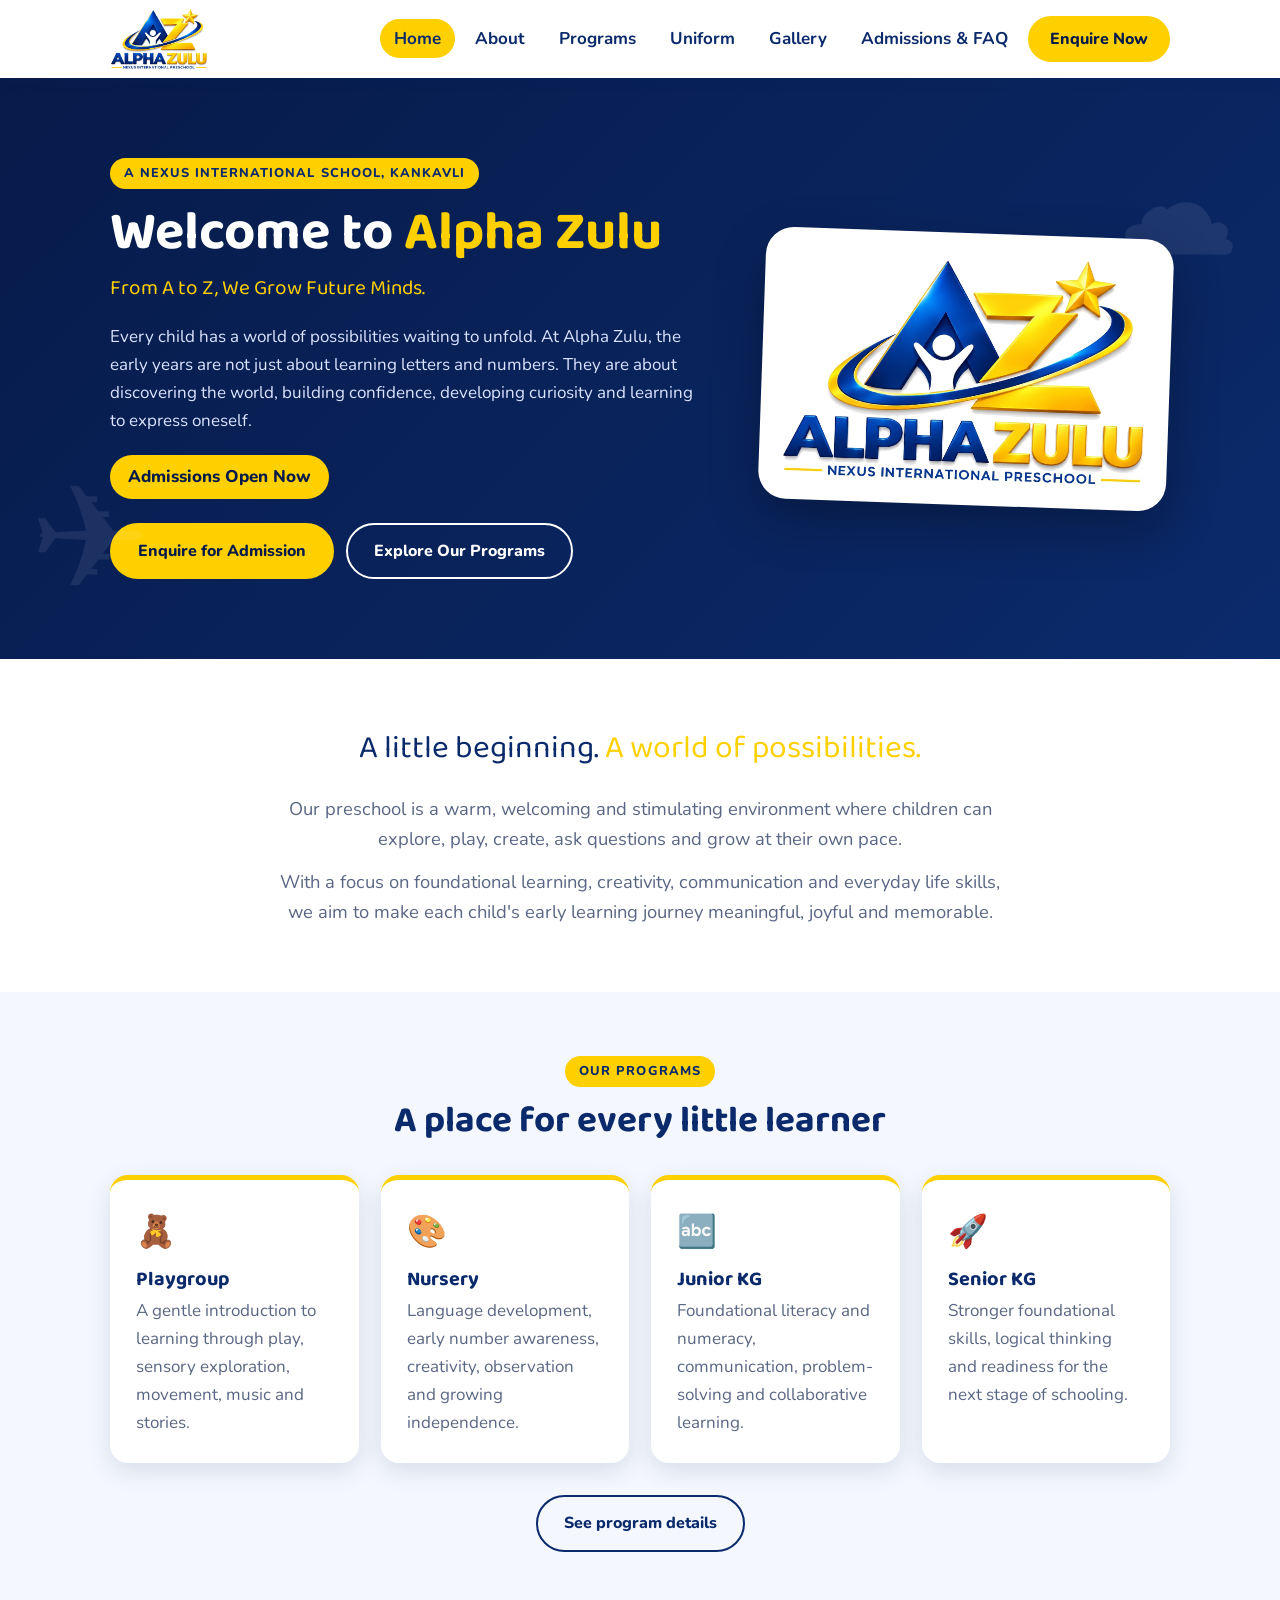
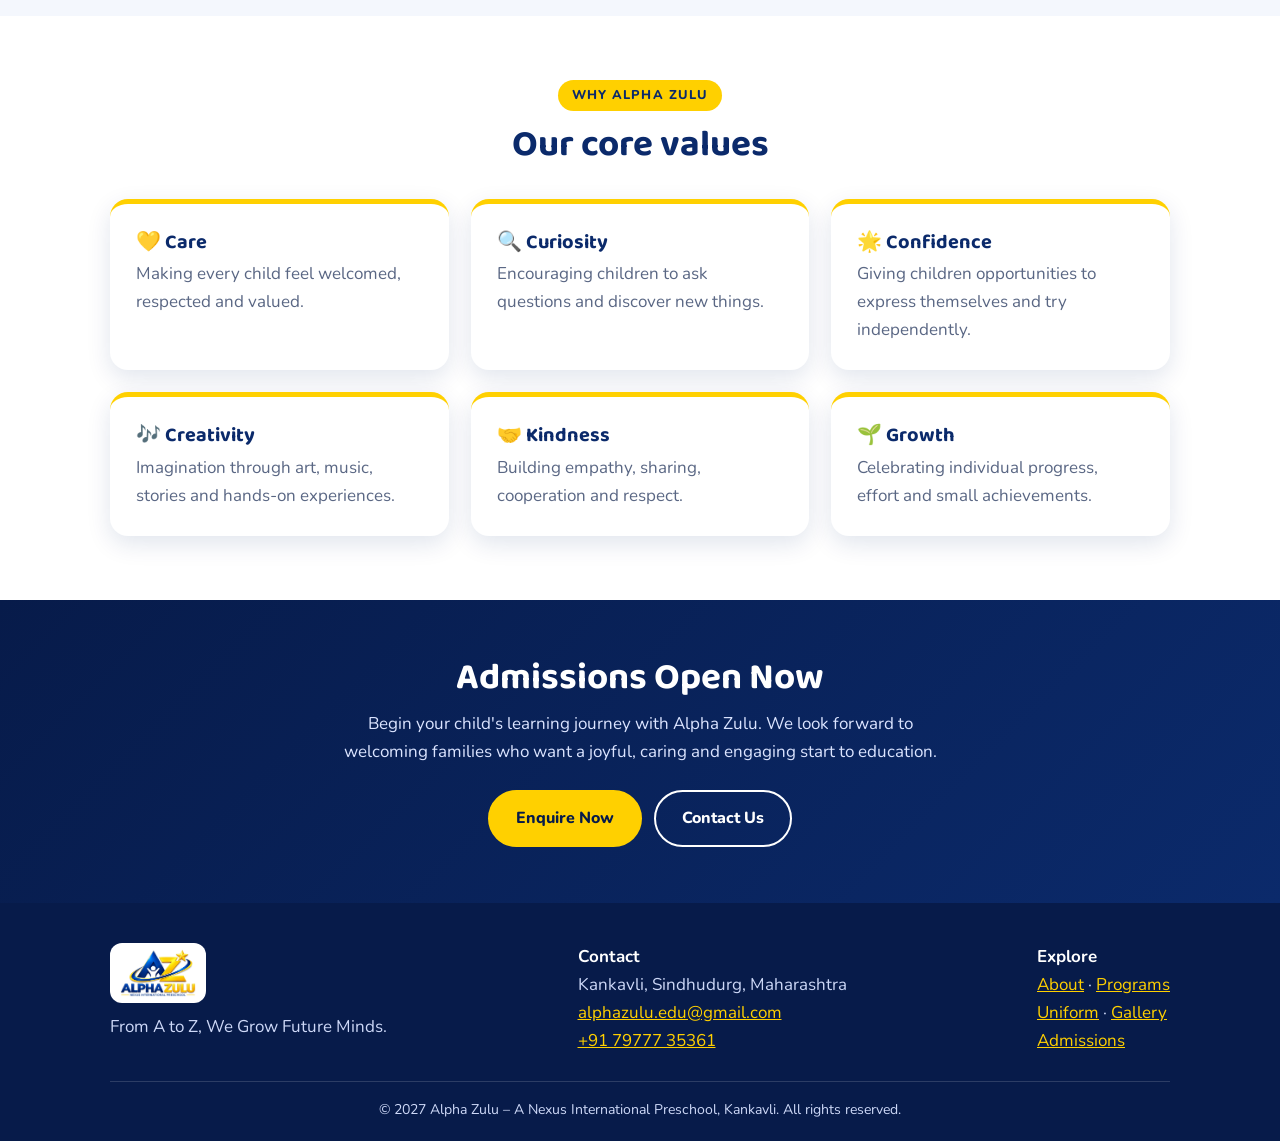
<file: index.html>
<!DOCTYPE html>
<html lang="en">
<head>
<meta charset="UTF-8">
<meta name="viewport" content="width=device-width,initial-scale=1">
<title>Alpha Zulu | A Nexus International Preschool, Kankavli</title>
<meta name="description" content="Alpha Zulu, a Nexus International Preschool in Kankavli, Sindhudurg. From A to Z, We Grow Future Minds. Admissions are open now.">
<link rel="icon" href="assets/logo.jpg">
<link href="https://fonts.googleapis.com/css2?family=Baloo+2:wght@600;700&family=Nunito:wght@400;600;700;800&display=swap" rel="stylesheet">
<link rel="stylesheet" href="style.css">
</head>
<body>
<header><div class="nav">
  <a href="index.html"><img src="assets/logo.jpg" alt="Alpha Zulu logo"></a>
  <button class="menu-btn" aria-label="Menu">☰</button>
  <ul>
    <li><a class="link active" href="index.html">Home</a></li>
    <li><a class="link" href="about.html">About</a></li>
    <li><a class="link" href="programs.html">Programs</a></li>
    <li><a class="link" href="uniform.html">Uniform</a></li>
    <li><a class="link" href="gallery.html">Gallery</a></li>
    <li><a class="link" href="admissions.html">Admissions &amp; FAQ</a></li>
    <li><a class="btn primary" href="admissions.html#enquire" style="padding:8px 20px">Enquire Now</a></li>
  </ul>
</div></header>

<section class="hero">
  <div class="cloud" style="top:10px;right:40px">☁</div><div class="cloud" style="bottom:0;left:30px">✈</div>
  <div class="wrap hero-grid">
    <div>
      <span class="eyebrow">A Nexus International School, Kankavli</span>
      <h1>Welcome to <span>Alpha Zulu</span></h1>
      <p class="tag">From A to Z, We Grow Future Minds.</p>
      <p>Every child has a world of possibilities waiting to unfold. At Alpha Zulu, the early years are not just about learning letters and numbers. They are about discovering the world, building confidence, developing curiosity and learning to express oneself.</p>
      <span class="badge">Admissions Open Now</span>
      <div class="btn-row">
        <a class="btn primary" href="admissions.html#enquire">Enquire for Admission</a>
        <a class="btn ghost" style="color:#fff;border-color:#fff" href="programs.html">Explore Our Programs</a>
      </div>
    </div>
    <div class="logo-card"><img src="assets/logo.jpg" alt="Alpha Zulu Nexus International Preschool logo"></div>
  </div>
</section>

<section>
  <div class="wrap center">
    <p class="quote">A little beginning. <span>A world of possibilities.</span></p>
    <p class="lead" style="margin-top:18px">Our preschool is a warm, welcoming and stimulating environment where children can explore, play, create, ask questions and grow at their own pace.</p>
    <p class="lead" style="margin-top:12px">With a focus on foundational learning, creativity, communication and everyday life skills, we aim to make each child's early learning journey meaningful, joyful and memorable.</p>
  </div>
</section>

<section class="alt">
  <div class="wrap">
    <div class="center"><span class="eyebrow">Our Programs</span><h2>A place for every little learner</h2></div>
    <div class="grid g4">
      <div class="card"><div class="icon">🧸</div><h3>Playgroup</h3><p>A gentle introduction to learning through play, sensory exploration, movement, music and stories.</p></div>
      <div class="card"><div class="icon">🎨</div><h3>Nursery</h3><p>Language development, early number awareness, creativity, observation and growing independence.</p></div>
      <div class="card"><div class="icon">🔤</div><h3>Junior KG</h3><p>Foundational literacy and numeracy, communication, problem-solving and collaborative learning.</p></div>
      <div class="card"><div class="icon">🚀</div><h3>Senior KG</h3><p>Stronger foundational skills, logical thinking and readiness for the next stage of schooling.</p></div>
    </div>
    <div class="center" style="margin-top:32px"><a class="btn ghost" href="programs.html">See program details</a></div>
  </div>
</section>

<section>
  <div class="wrap">
    <div class="center"><span class="eyebrow">Why Alpha Zulu</span><h2>Our core values</h2></div>
    <div class="grid g3">
      <div class="card"><h3>💛 Care</h3><p>Making every child feel welcomed, respected and valued.</p></div>
      <div class="card"><h3>🔍 Curiosity</h3><p>Encouraging children to ask questions and discover new things.</p></div>
      <div class="card"><h3>🌟 Confidence</h3><p>Giving children opportunities to express themselves and try independently.</p></div>
      <div class="card"><h3>🎶 Creativity</h3><p>Imagination through art, music, stories and hands-on experiences.</p></div>
      <div class="card"><h3>🤝 Kindness</h3><p>Building empathy, sharing, cooperation and respect.</p></div>
      <div class="card"><h3>🌱 Growth</h3><p>Celebrating individual progress, effort and small achievements.</p></div>
    </div>
  </div>
</section>

<section class="hero page-hero center">
  <div class="wrap">
    <h2>Admissions Open Now</h2>
    <p style="margin:10px auto">Begin your child's learning journey with Alpha Zulu. We look forward to welcoming families who want a joyful, caring and engaging start to education.</p>
    <div class="btn-row" style="justify-content:center">
      <a class="btn primary" href="admissions.html#enquire">Enquire Now</a>
      <a class="btn ghost" style="color:#fff;border-color:#fff" href="admissions.html#contact">Contact Us</a>
    </div>
  </div>
</section>

<footer><div class="wrap">
  <div class="foot">
    <div><img class="logo" src="assets/logo.jpg" alt="Alpha Zulu"><p style="margin-top:10px">From A to Z, We Grow Future Minds.</p></div>
    <div><b style="color:#fff">Contact</b><br>Kankavli, Sindhudurg, Maharashtra<br><a href="mailto:alphazulu.edu@gmail.com">alphazulu.edu@gmail.com</a><br><a href="tel:+917977735361">+91 79777 35361</a></div>
    <div><b style="color:#fff">Explore</b><br><a href="about.html">About</a> · <a href="programs.html">Programs</a><br><a href="uniform.html">Uniform</a> · <a href="gallery.html">Gallery</a><br><a href="admissions.html">Admissions</a></div>
  </div>
  <p class="copy">© 2027 Alpha Zulu – A Nexus International Preschool, Kankavli. All rights reserved.</p>
</div></footer>
<script src="script.js"></script>
</body>
</html>
</file>
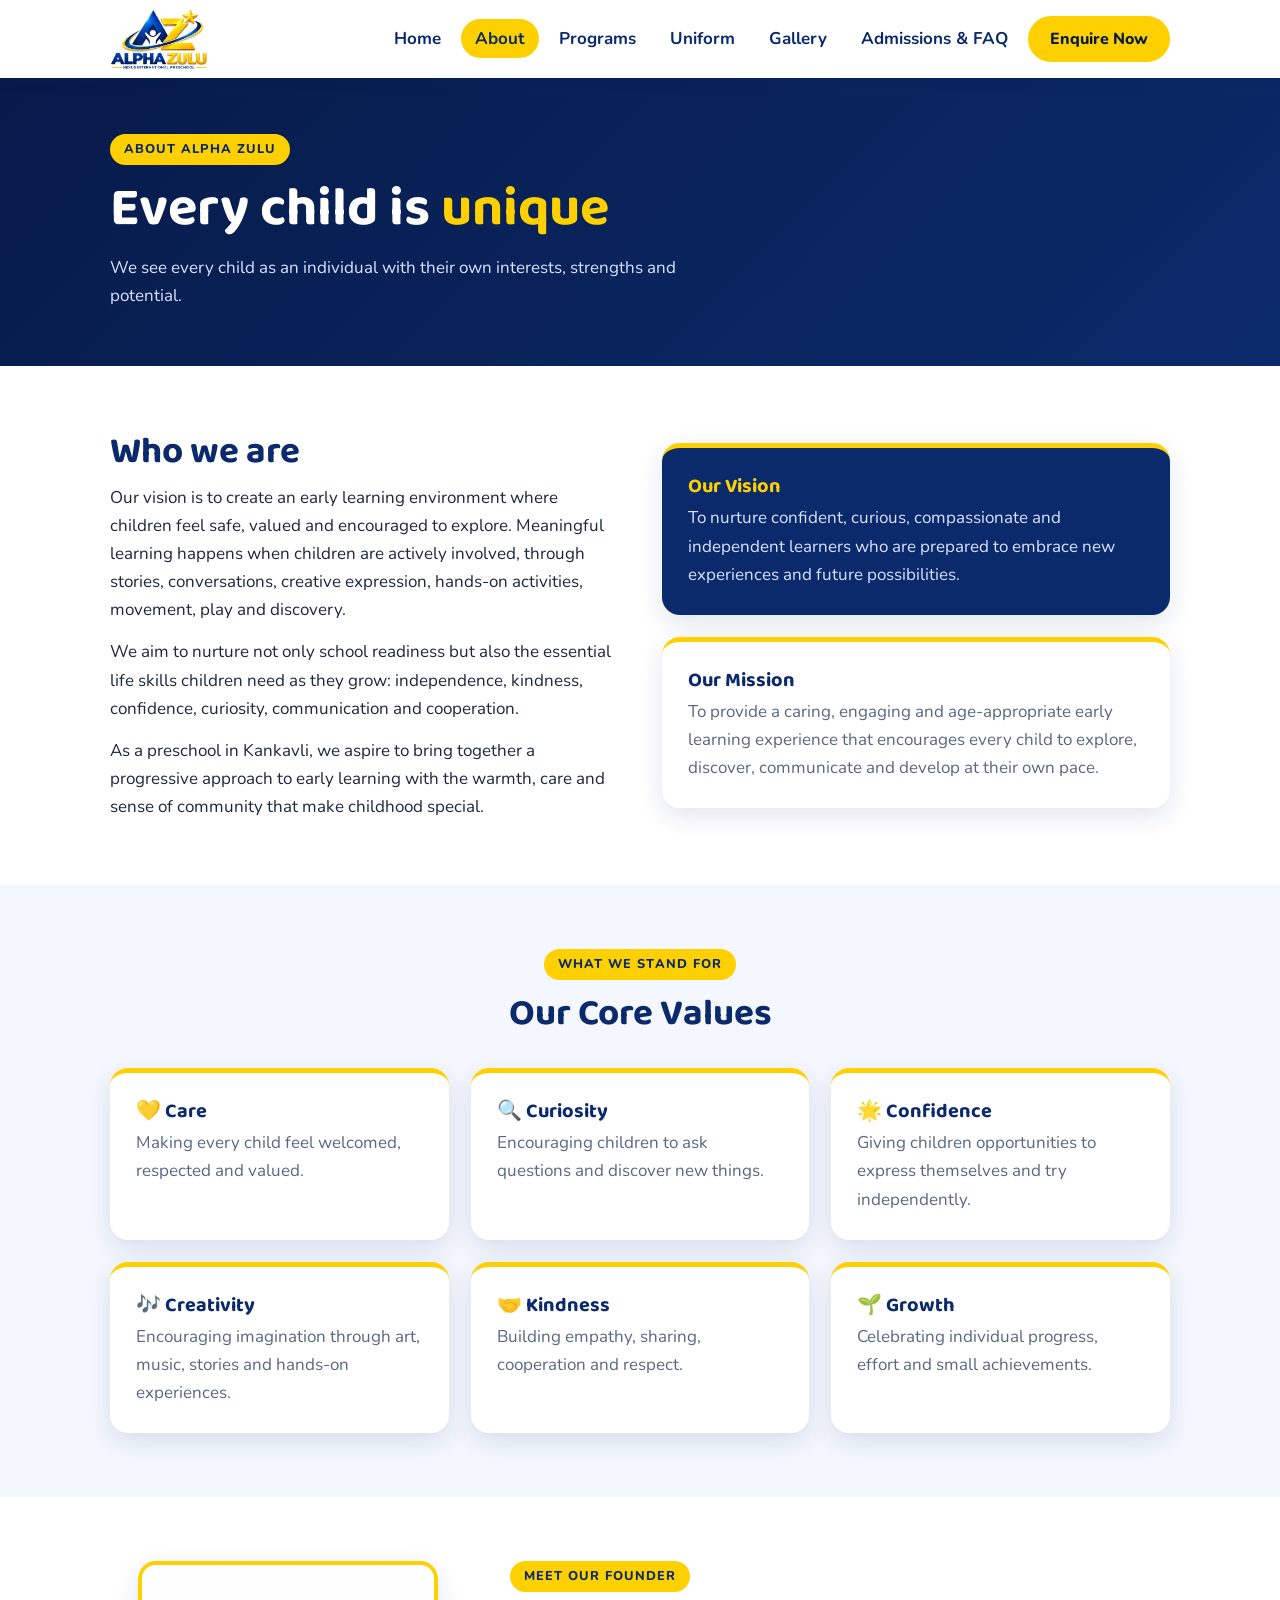
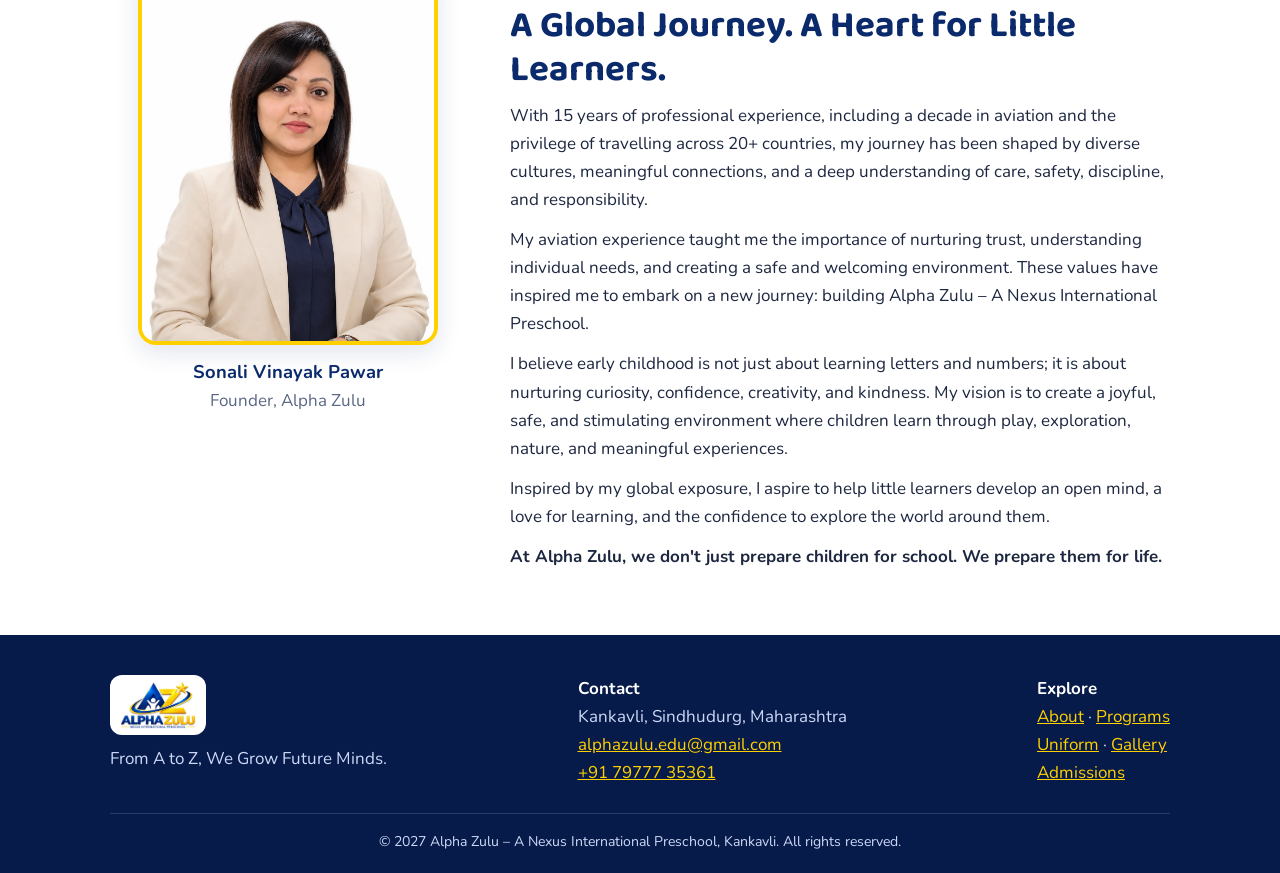
<file: about.html>
<!DOCTYPE html>
<html lang="en">
<head>
<meta charset="UTF-8">
<meta name="viewport" content="width=device-width,initial-scale=1">
<title>About Us | Alpha Zulu Preschool, Kankavli</title>
<meta name="description" content="Learn about Alpha Zulu's vision, mission, core values and founder.">
<link rel="icon" href="assets/logo.jpg">
<link href="https://fonts.googleapis.com/css2?family=Baloo+2:wght@600;700&family=Nunito:wght@400;600;700;800&display=swap" rel="stylesheet">
<link rel="stylesheet" href="style.css">
</head>
<body>
<header><div class="nav">
  <a href="index.html"><img src="assets/logo.jpg" alt="Alpha Zulu logo"></a>
  <button class="menu-btn" aria-label="Menu">☰</button>
  <ul>
    <li><a class="link" href="index.html">Home</a></li>
    <li><a class="link active" href="about.html">About</a></li>
    <li><a class="link" href="programs.html">Programs</a></li>
    <li><a class="link" href="uniform.html">Uniform</a></li>
    <li><a class="link" href="gallery.html">Gallery</a></li>
    <li><a class="link" href="admissions.html">Admissions &amp; FAQ</a></li>
    <li><a class="btn primary" href="admissions.html#enquire" style="padding:8px 20px">Enquire Now</a></li>
  </ul>
</div></header>

<section class="hero page-hero">
  <div class="wrap"><span class="eyebrow">About Alpha Zulu</span><h1>Every child is <span>unique</span></h1>
  <p style="margin-top:12px">We see every child as an individual with their own interests, strengths and potential.</p></div>
</section>

<section>
  <div class="wrap two">
    <div>
      <h2>Who we are</h2>
      <p>Our vision is to create an early learning environment where children feel safe, valued and encouraged to explore. Meaningful learning happens when children are actively involved, through stories, conversations, creative expression, hands-on activities, movement, play and discovery.</p>
      <p style="margin-top:14px">We aim to nurture not only school readiness but also the essential life skills children need as they grow: independence, kindness, confidence, curiosity, communication and cooperation.</p>
      <p style="margin-top:14px">As a preschool in Kankavli, we aspire to bring together a progressive approach to early learning with the warmth, care and sense of community that make childhood special.</p>
    </div>
    <div class="grid" style="margin-top:0">
      <div class="card navy"><h3>Our Vision</h3><p>To nurture confident, curious, compassionate and independent learners who are prepared to embrace new experiences and future possibilities.</p></div>
      <div class="card"><h3>Our Mission</h3><p>To provide a caring, engaging and age-appropriate early learning experience that encourages every child to explore, discover, communicate and develop at their own pace.</p></div>
    </div>
  </div>
</section>

<section class="alt">
  <div class="wrap">
    <div class="center"><span class="eyebrow">What we stand for</span><h2>Our Core Values</h2></div>
    <div class="grid g3">
      <div class="card"><h3>💛 Care</h3><p>Making every child feel welcomed, respected and valued.</p></div>
      <div class="card"><h3>🔍 Curiosity</h3><p>Encouraging children to ask questions and discover new things.</p></div>
      <div class="card"><h3>🌟 Confidence</h3><p>Giving children opportunities to express themselves and try independently.</p></div>
      <div class="card"><h3>🎶 Creativity</h3><p>Encouraging imagination through art, music, stories and hands-on experiences.</p></div>
      <div class="card"><h3>🤝 Kindness</h3><p>Building empathy, sharing, cooperation and respect.</p></div>
      <div class="card"><h3>🌱 Growth</h3><p>Celebrating individual progress, effort and small achievements.</p></div>
    </div>
  </div>
</section>

<section>
  <div class="wrap two" style="grid-template-columns:.7fr 1.3fr;align-items:start">
    <div>
      <img class="founder-img" src="assets/founder.jpg" alt="Sonali Vinayak Pawar, Founder of Alpha Zulu">
      <p class="center" style="margin-top:12px"><b style="color:var(--navy);font-size:1.15rem">Sonali Vinayak Pawar</b><br><span style="color:var(--muted)">Founder, Alpha Zulu</span></p>
    </div>
    <div>
      <span class="eyebrow">Meet Our Founder</span>
      <h2>A Global Journey. A Heart for Little Learners.</h2>
      <p>With 15 years of professional experience, including a decade in aviation and the privilege of travelling across 20+ countries, my journey has been shaped by diverse cultures, meaningful connections, and a deep understanding of care, safety, discipline, and responsibility.</p>
      <p style="margin-top:12px">My aviation experience taught me the importance of nurturing trust, understanding individual needs, and creating a safe and welcoming environment. These values have inspired me to embark on a new journey: building Alpha Zulu – A Nexus International Preschool.</p>
      <p style="margin-top:12px">I believe early childhood is not just about learning letters and numbers; it is about nurturing curiosity, confidence, creativity, and kindness. My vision is to create a joyful, safe, and stimulating environment where children learn through play, exploration, nature, and meaningful experiences.</p>
      <p style="margin-top:12px">Inspired by my global exposure, I aspire to help little learners develop an open mind, a love for learning, and the confidence to explore the world around them.</p>
      <p style="margin-top:12px"><b>At Alpha Zulu, we don't just prepare children for school. We prepare them for life.</b></p>
    </div>
  </div>
</section>

<footer><div class="wrap">
  <div class="foot">
    <div><img class="logo" src="assets/logo.jpg" alt="Alpha Zulu"><p style="margin-top:10px">From A to Z, We Grow Future Minds.</p></div>
    <div><b style="color:#fff">Contact</b><br>Kankavli, Sindhudurg, Maharashtra<br><a href="mailto:alphazulu.edu@gmail.com">alphazulu.edu@gmail.com</a><br><a href="tel:+917977735361">+91 79777 35361</a></div>
    <div><b style="color:#fff">Explore</b><br><a href="about.html">About</a> · <a href="programs.html">Programs</a><br><a href="uniform.html">Uniform</a> · <a href="gallery.html">Gallery</a><br><a href="admissions.html">Admissions</a></div>
  </div>
  <p class="copy">© 2027 Alpha Zulu – A Nexus International Preschool, Kankavli. All rights reserved.</p>
</div></footer>
<script src="script.js"></script>
</body>
</html>
</file>
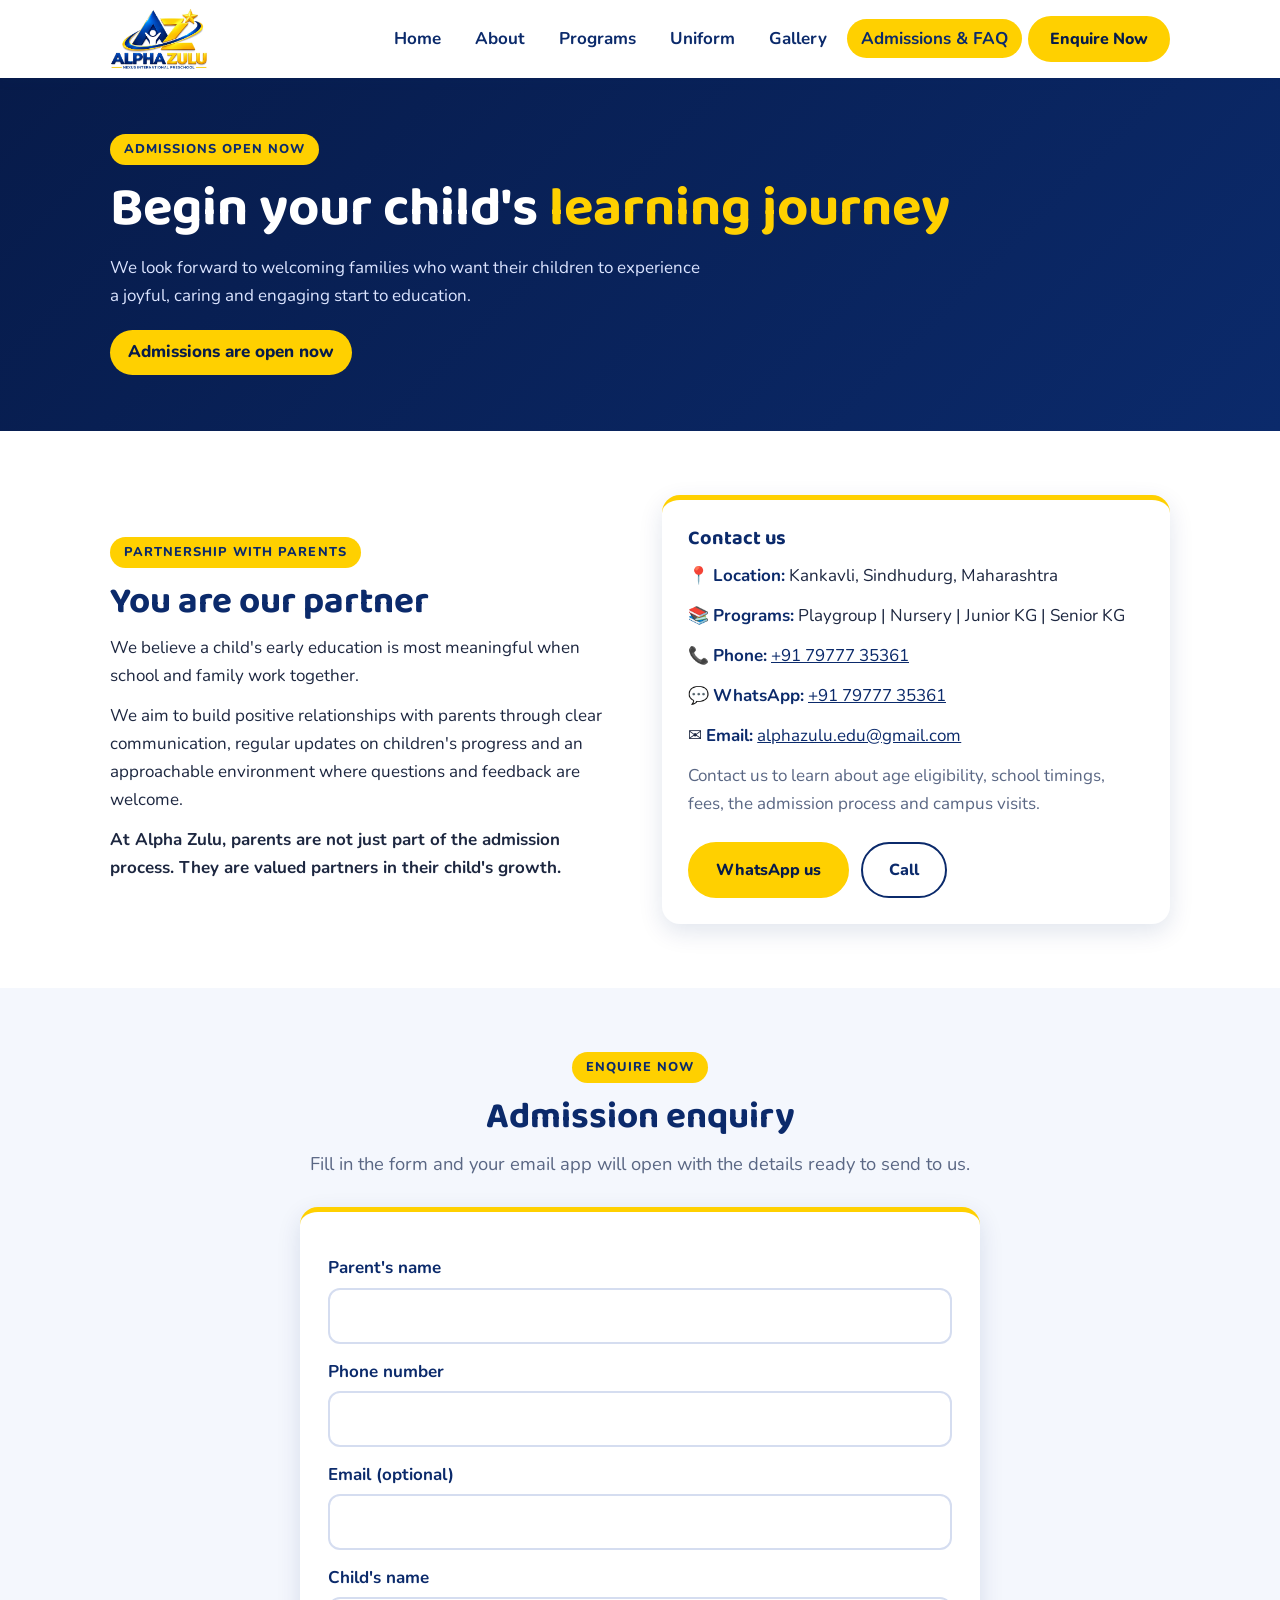
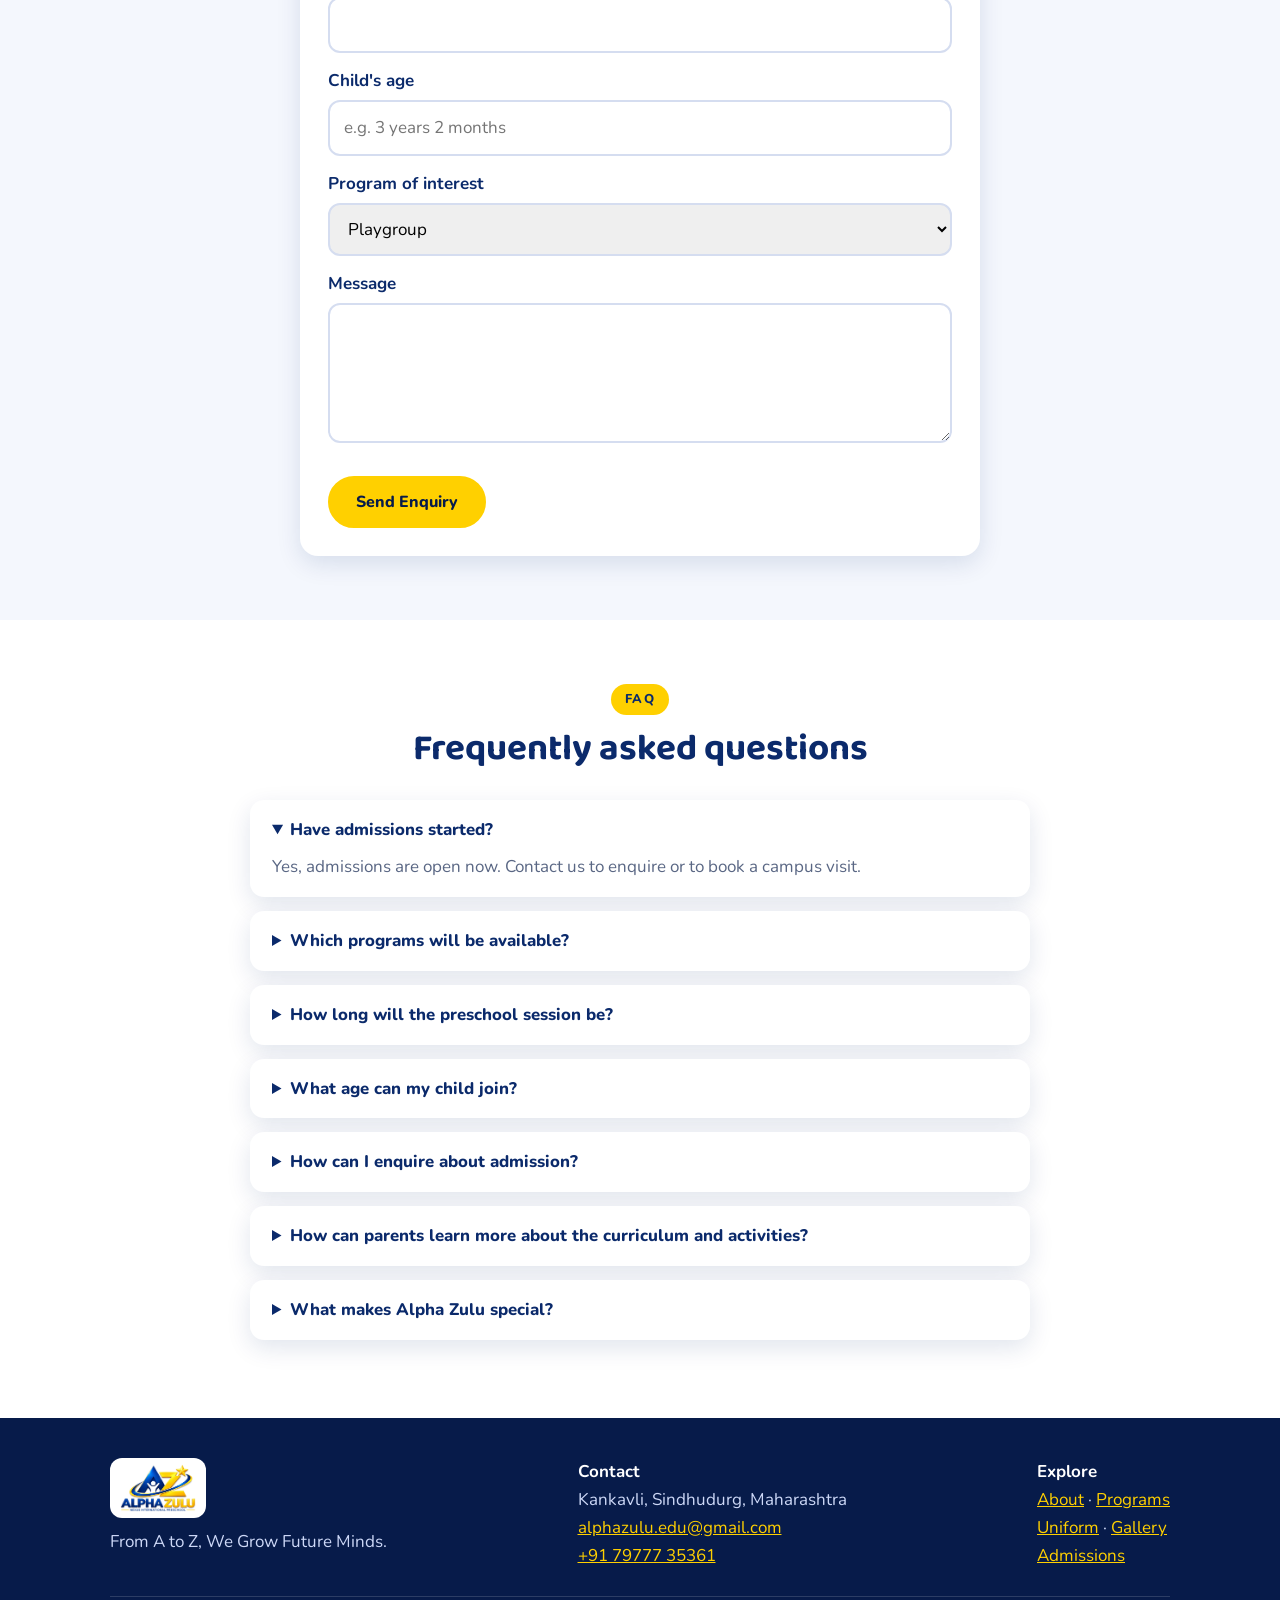
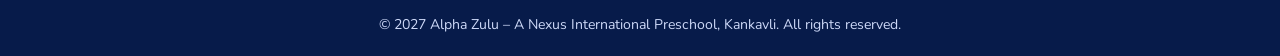
<file: admissions.html>
<!DOCTYPE html>
<html lang="en">
<head>
<meta charset="UTF-8">
<meta name="viewport" content="width=device-width,initial-scale=1">
<title>Admissions &amp; FAQ | Alpha Zulu Preschool, Kankavli</title>
<meta name="description" content="Admissions at Alpha Zulu are open now. Enquire, contact us and read frequently asked questions.">
<link rel="icon" href="assets/logo.jpg">
<link href="https://fonts.googleapis.com/css2?family=Baloo+2:wght@600;700&family=Nunito:wght@400;600;700;800&display=swap" rel="stylesheet">
<link rel="stylesheet" href="style.css">
</head>
<body>
<header><div class="nav">
  <a href="index.html"><img src="assets/logo.jpg" alt="Alpha Zulu logo"></a>
  <button class="menu-btn" aria-label="Menu">☰</button>
  <ul>
    <li><a class="link" href="index.html">Home</a></li>
    <li><a class="link" href="about.html">About</a></li>
    <li><a class="link" href="programs.html">Programs</a></li>
    <li><a class="link" href="uniform.html">Uniform</a></li>
    <li><a class="link" href="gallery.html">Gallery</a></li>
    <li><a class="link active" href="admissions.html">Admissions &amp; FAQ</a></li>
    <li><a class="btn primary" href="#enquire" style="padding:8px 20px">Enquire Now</a></li>
  </ul>
</div></header>

<section class="hero page-hero">
  <div class="wrap"><span class="eyebrow">Admissions Open Now</span><h1>Begin your child's <span>learning journey</span></h1>
  <p style="margin-top:12px">We look forward to welcoming families who want their children to experience a joyful, caring and engaging start to education.</p>
  <span class="badge">Admissions are open now</span></div>
</section>

<section>
  <div class="wrap two">
    <div>
      <span class="eyebrow">Partnership with parents</span>
      <h2>You are our partner</h2>
      <p>We believe a child's early education is most meaningful when school and family work together.</p>
      <p style="margin-top:12px">We aim to build positive relationships with parents through clear communication, regular updates on children's progress and an approachable environment where questions and feedback are welcome.</p>
      <p style="margin-top:12px"><b>At Alpha Zulu, parents are not just part of the admission process. They are valued partners in their child's growth.</b></p>
    </div>
    <div class="card" id="contact">
      <h3>Contact us</h3>
      <ul class="info">
        <li>📍 <b>Location:</b> Kankavli, Sindhudurg, Maharashtra</li>
        <li>📚 <b>Programs:</b> Playgroup | Nursery | Junior KG | Senior KG</li>
        <li>📞 <b>Phone:</b> <a href="tel:+917977735361">+91 79777 35361</a></li>
        <li>💬 <b>WhatsApp:</b> <a href="https://wa.me/917977735361" target="_blank" rel="noopener">+91 79777 35361</a></li>
        <li>✉️ <b>Email:</b> <a href="mailto:alphazulu.edu@gmail.com">alphazulu.edu@gmail.com</a></li>
      </ul>
      <p>Contact us to learn about age eligibility, school timings, fees, the admission process and campus visits.</p>
      <div class="btn-row"><a class="btn primary" href="https://wa.me/917977735361" target="_blank" rel="noopener">WhatsApp us</a><a class="btn ghost" href="tel:+917977735361">Call</a></div>
    </div>
  </div>
</section>

<section class="alt" id="enquire">
  <div class="wrap" style="max-width:720px">
    <div class="center"><span class="eyebrow">Enquire Now</span><h2>Admission enquiry</h2>
    <p class="lead">Fill in the form and your email app will open with the details ready to send to us.</p></div>
    <form id="enquiryForm" style="margin-top:28px">
      <label for="parent">Parent's name</label><input id="parent" name="parent" required>
      <label for="phone">Phone number</label><input id="phone" name="phone" type="tel" required>
      <label for="email">Email (optional)</label><input id="email" name="email" type="email">
      <label for="child">Child's name</label><input id="child" name="child" required>
      <label for="age">Child's age</label><input id="age" name="age" placeholder="e.g. 3 years 2 months" required>
      <label for="program">Program of interest</label>
      <select id="program" name="program"><option>Playgroup</option><option>Nursery</option><option>Junior KG</option><option>Senior KG</option><option>Not sure yet</option></select>
      <label for="message">Message</label><textarea id="message" name="message" rows="4"></textarea>
      <div class="btn-row"><button class="btn primary" type="submit">Send Enquiry</button></div>
    </form>
  </div>
</section>

<section>
  <div class="wrap" style="max-width:820px">
    <div class="center" style="margin-bottom:28px"><span class="eyebrow">FAQ</span><h2>Frequently asked questions</h2></div>
    <details open><summary>Have admissions started?</summary><p>Yes, admissions are open now. Contact us to enquire or to book a campus visit.</p></details>
    <details><summary>Which programs will be available?</summary><p>Playgroup, Nursery, Junior KG and Senior KG.</p></details>
    <details><summary>How long will the preschool session be?</summary><p>Playgroup and Nursery run from 9:30 am to 12:00 pm. Junior KG and Senior KG run from 10:00 am to 12:30 pm.</p></details>
    <details><summary>What age can my child join?</summary><p>Playgroup: 2.5 years and above. Nursery: 3 years and above. Junior KG: 4 years and above. Senior KG: 5 years and above.</p></details>
    <details><summary>How can I enquire about admission?</summary><p>Parents can contact the school through the website enquiry form or the school's official contact details.</p></details>
    <details><summary>How can parents learn more about the curriculum and activities?</summary><p>Contact the school for details about the learning framework, daily routine, age eligibility and available programs.</p></details>
    <details><summary>What makes Alpha Zulu special?</summary><p>Our vision is to combine caring relationships, joyful exploration, foundational learning and a progressive outlook to create a positive beginning for every child.</p></details>
  </div>
</section>

<footer><div class="wrap">
  <div class="foot">
    <div><img class="logo" src="assets/logo.jpg" alt="Alpha Zulu"><p style="margin-top:10px">From A to Z, We Grow Future Minds.</p></div>
    <div><b style="color:#fff">Contact</b><br>Kankavli, Sindhudurg, Maharashtra<br><a href="mailto:alphazulu.edu@gmail.com">alphazulu.edu@gmail.com</a><br><a href="tel:+917977735361">+91 79777 35361</a></div>
    <div><b style="color:#fff">Explore</b><br><a href="about.html">About</a> · <a href="programs.html">Programs</a><br><a href="uniform.html">Uniform</a> · <a href="gallery.html">Gallery</a><br><a href="admissions.html">Admissions</a></div>
  </div>
  <p class="copy">© 2027 Alpha Zulu – A Nexus International Preschool, Kankavli. All rights reserved.</p>
</div></footer>
<script src="script.js"></script>
</body>
</html>
</file>
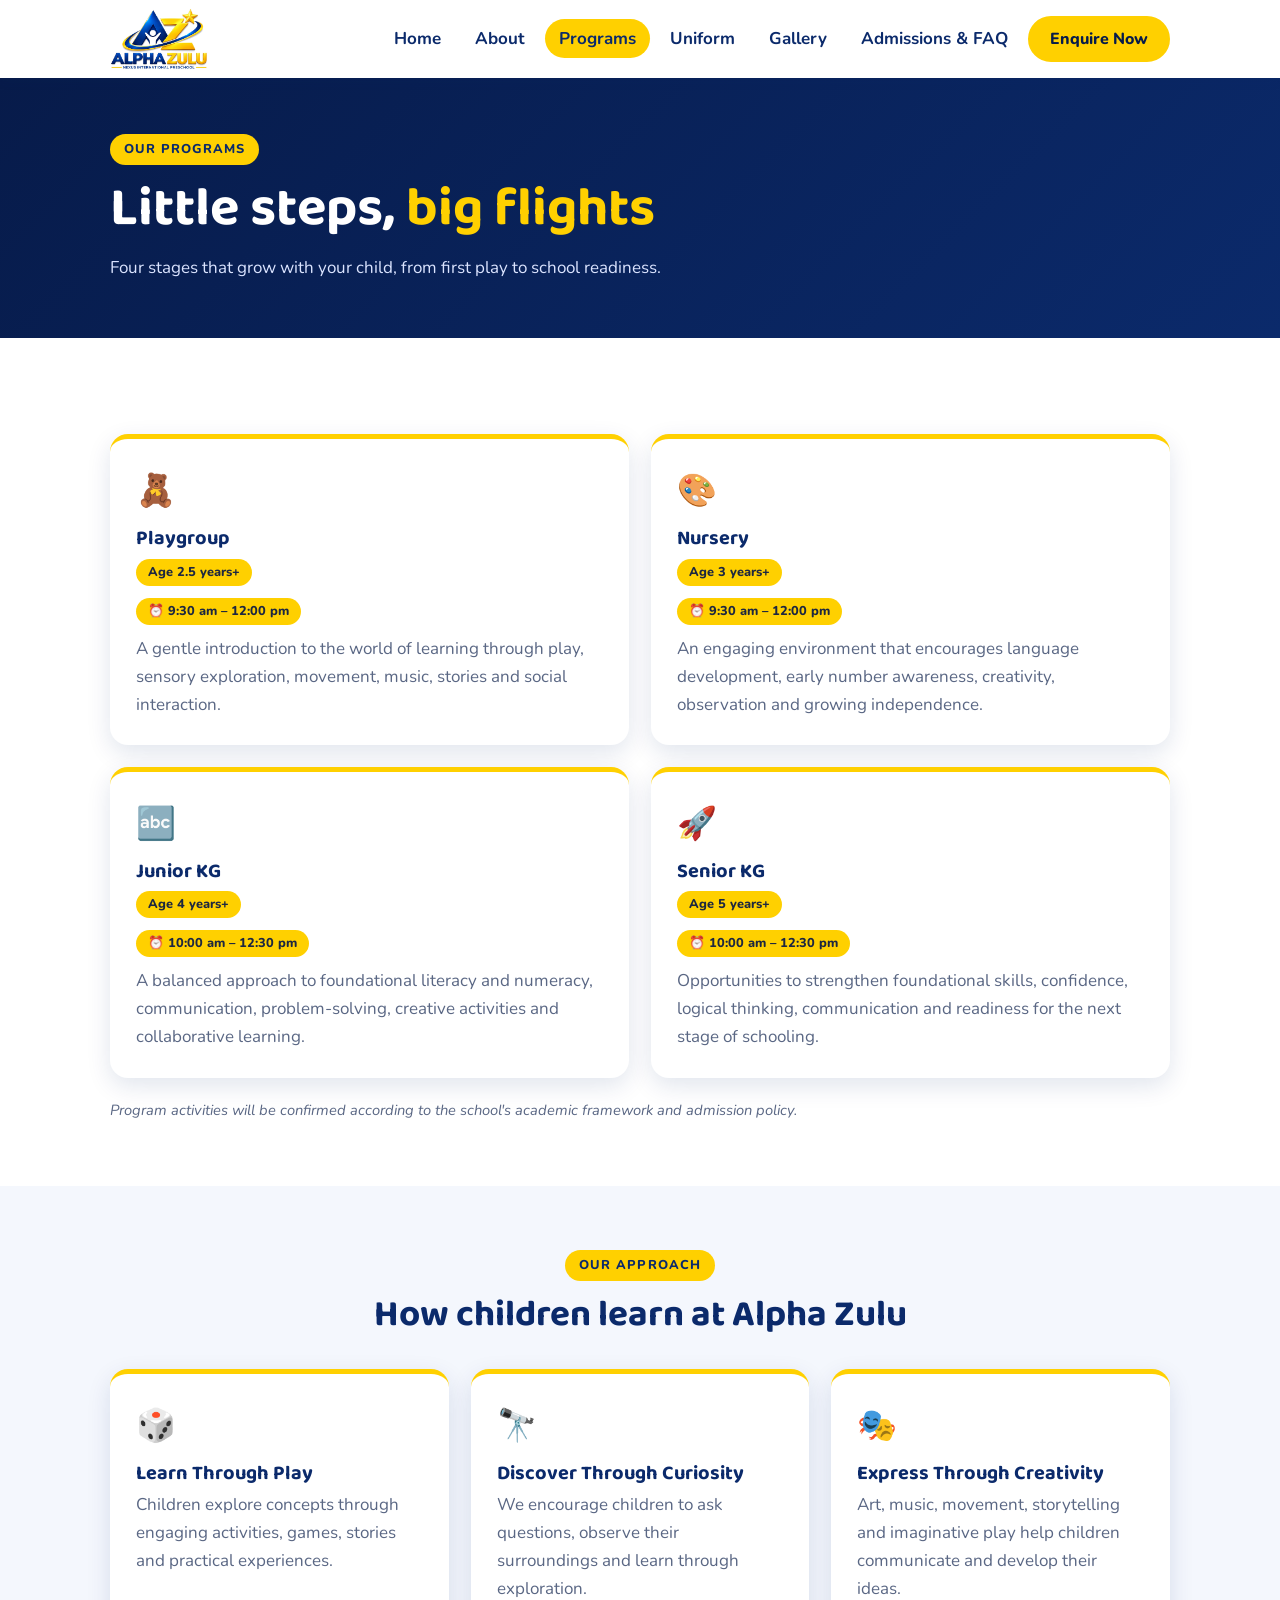
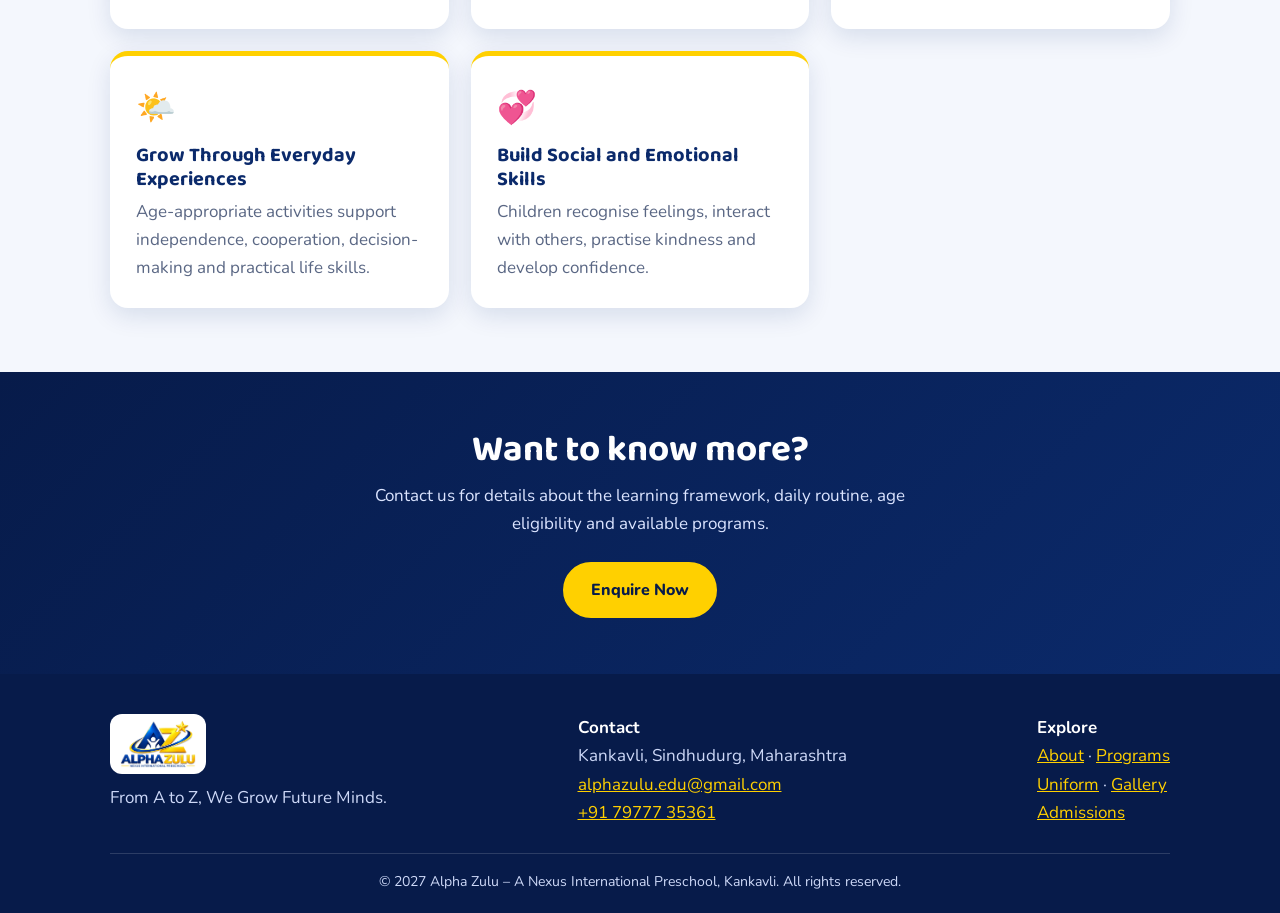
<file: programs.html>
<!DOCTYPE html>
<html lang="en">
<head>
<meta charset="UTF-8">
<meta name="viewport" content="width=device-width,initial-scale=1">
<title>Programs | Alpha Zulu Preschool, Kankavli</title>
<meta name="description" content="Playgroup, Nursery, Junior KG and Senior KG at Alpha Zulu, and how children learn through play, curiosity and creativity.">
<link rel="icon" href="assets/logo.jpg">
<link href="https://fonts.googleapis.com/css2?family=Baloo+2:wght@600;700&family=Nunito:wght@400;600;700;800&display=swap" rel="stylesheet">
<link rel="stylesheet" href="style.css">
</head>
<body>
<header><div class="nav">
  <a href="index.html"><img src="assets/logo.jpg" alt="Alpha Zulu logo"></a>
  <button class="menu-btn" aria-label="Menu">☰</button>
  <ul>
    <li><a class="link" href="index.html">Home</a></li>
    <li><a class="link" href="about.html">About</a></li>
    <li><a class="link active" href="programs.html">Programs</a></li>
    <li><a class="link" href="uniform.html">Uniform</a></li>
    <li><a class="link" href="gallery.html">Gallery</a></li>
    <li><a class="link" href="admissions.html">Admissions &amp; FAQ</a></li>
    <li><a class="btn primary" href="admissions.html#enquire" style="padding:8px 20px">Enquire Now</a></li>
  </ul>
</div></header>

<section class="hero page-hero">
  <div class="wrap"><span class="eyebrow">Our Programs</span><h1>Little steps, <span>big flights</span></h1>
  <p style="margin-top:12px">Four stages that grow with your child, from first play to school readiness.</p></div>
</section>

<section>
  <div class="wrap">
    <div class="grid g2">
      <div class="card prog"><div class="icon">🧸</div><h3>Playgroup</h3><span class="age">Age 2.5 years+</span><br><span class="age">⏰ 9:30 am – 12:00 pm</span><p>A gentle introduction to the world of learning through play, sensory exploration, movement, music, stories and social interaction.</p></div>
      <div class="card prog"><div class="icon">🎨</div><h3>Nursery</h3><span class="age">Age 3 years+</span><br><span class="age">⏰ 9:30 am – 12:00 pm</span><p>An engaging environment that encourages language development, early number awareness, creativity, observation and growing independence.</p></div>
      <div class="card prog"><div class="icon">🔤</div><h3>Junior KG</h3><span class="age">Age 4 years+</span><br><span class="age">⏰ 10:00 am – 12:30 pm</span><p>A balanced approach to foundational literacy and numeracy, communication, problem-solving, creative activities and collaborative learning.</p></div>
      <div class="card prog"><div class="icon">🚀</div><h3>Senior KG</h3><span class="age">Age 5 years+</span><br><span class="age">⏰ 10:00 am – 12:30 pm</span><p>Opportunities to strengthen foundational skills, confidence, logical thinking, communication and readiness for the next stage of schooling.</p></div>
    </div>
    <p class="note">Program activities will be confirmed according to the school's academic framework and admission policy.</p>
  </div>
</section>

<section class="alt">
  <div class="wrap">
    <div class="center"><span class="eyebrow">Our approach</span><h2>How children learn at Alpha Zulu</h2></div>
    <div class="grid g3">
      <div class="card"><div class="icon">🎲</div><h3>Learn Through Play</h3><p>Children explore concepts through engaging activities, games, stories and practical experiences.</p></div>
      <div class="card"><div class="icon">🔭</div><h3>Discover Through Curiosity</h3><p>We encourage children to ask questions, observe their surroundings and learn through exploration.</p></div>
      <div class="card"><div class="icon">🎭</div><h3>Express Through Creativity</h3><p>Art, music, movement, storytelling and imaginative play help children communicate and develop their ideas.</p></div>
      <div class="card"><div class="icon">🌤️</div><h3>Grow Through Everyday Experiences</h3><p>Age-appropriate activities support independence, cooperation, decision-making and practical life skills.</p></div>
      <div class="card"><div class="icon">💞</div><h3>Build Social and Emotional Skills</h3><p>Children recognise feelings, interact with others, practise kindness and develop confidence.</p></div>
    </div>
  </div>
</section>

<section class="hero page-hero center">
  <div class="wrap">
    <h2>Want to know more?</h2>
    <p style="margin:10px auto">Contact us for details about the learning framework, daily routine, age eligibility and available programs.</p>
    <div class="btn-row" style="justify-content:center"><a class="btn primary" href="admissions.html#enquire">Enquire Now</a></div>
  </div>
</section>

<footer><div class="wrap">
  <div class="foot">
    <div><img class="logo" src="assets/logo.jpg" alt="Alpha Zulu"><p style="margin-top:10px">From A to Z, We Grow Future Minds.</p></div>
    <div><b style="color:#fff">Contact</b><br>Kankavli, Sindhudurg, Maharashtra<br><a href="mailto:alphazulu.edu@gmail.com">alphazulu.edu@gmail.com</a><br><a href="tel:+917977735361">+91 79777 35361</a></div>
    <div><b style="color:#fff">Explore</b><br><a href="about.html">About</a> · <a href="programs.html">Programs</a><br><a href="uniform.html">Uniform</a> · <a href="gallery.html">Gallery</a><br><a href="admissions.html">Admissions</a></div>
  </div>
  <p class="copy">© 2027 Alpha Zulu – A Nexus International Preschool, Kankavli. All rights reserved.</p>
</div></footer>
<script src="script.js"></script>
</body>
</html>
</file>
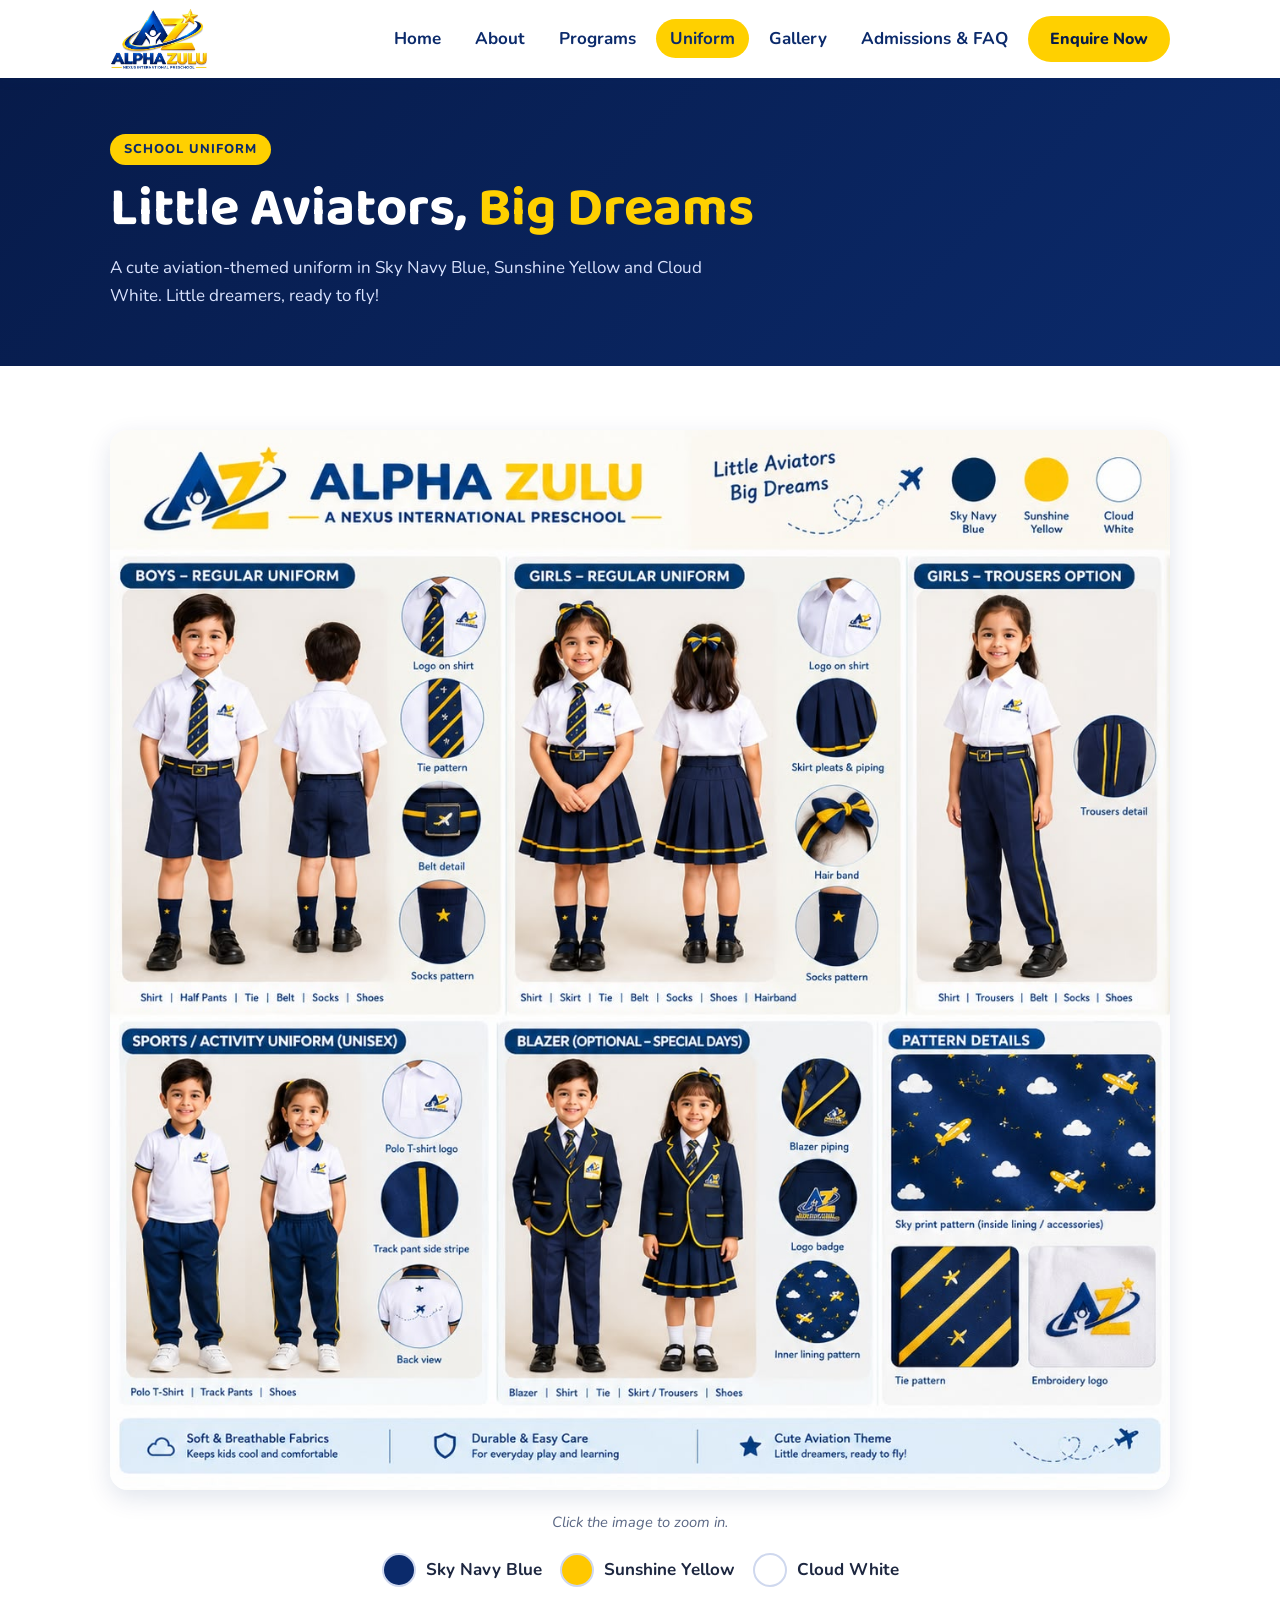
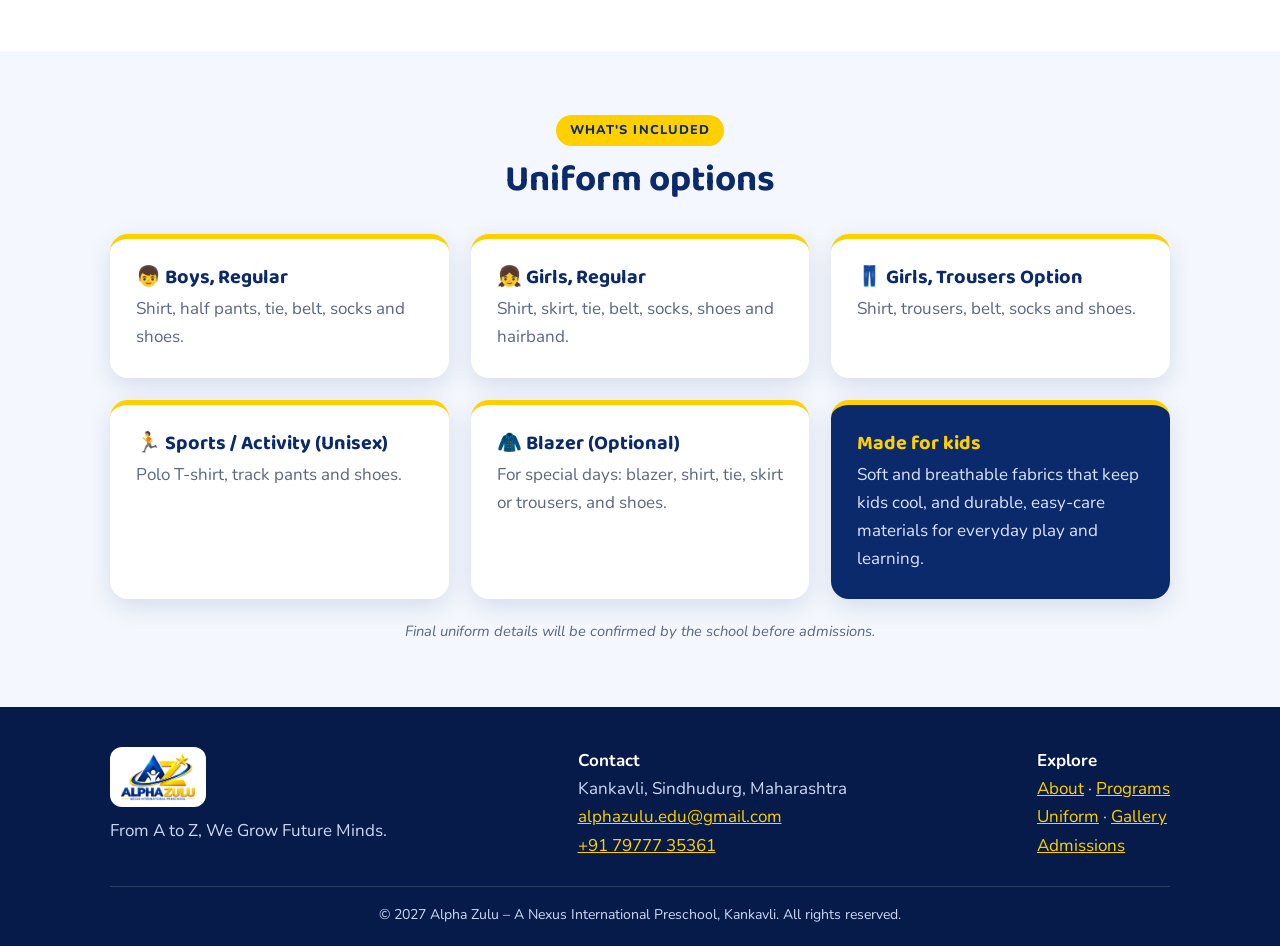
<file: uniform.html>
<!DOCTYPE html>
<html lang="en">
<head>
<meta charset="UTF-8">
<meta name="viewport" content="width=device-width,initial-scale=1">
<title>Uniform | Alpha Zulu Preschool, Kankavli</title>
<meta name="description" content="The Alpha Zulu uniform: Little Aviators, Big Dreams. Boys, girls, sports and blazer options.">
<link rel="icon" href="assets/logo.jpg">
<link href="https://fonts.googleapis.com/css2?family=Baloo+2:wght@600;700&family=Nunito:wght@400;600;700;800&display=swap" rel="stylesheet">
<link rel="stylesheet" href="style.css">
</head>
<body>
<header><div class="nav">
  <a href="index.html"><img src="assets/logo.jpg" alt="Alpha Zulu logo"></a>
  <button class="menu-btn" aria-label="Menu">☰</button>
  <ul>
    <li><a class="link" href="index.html">Home</a></li>
    <li><a class="link" href="about.html">About</a></li>
    <li><a class="link" href="programs.html">Programs</a></li>
    <li><a class="link active" href="uniform.html">Uniform</a></li>
    <li><a class="link" href="gallery.html">Gallery</a></li>
    <li><a class="link" href="admissions.html">Admissions &amp; FAQ</a></li>
    <li><a class="btn primary" href="admissions.html#enquire" style="padding:8px 20px">Enquire Now</a></li>
  </ul>
</div></header>

<section class="hero page-hero">
  <div class="wrap"><span class="eyebrow">School Uniform</span><h1>Little Aviators, <span>Big Dreams</span></h1>
  <p style="margin-top:12px">A cute aviation-themed uniform in Sky Navy Blue, Sunshine Yellow and Cloud White. Little dreamers, ready to fly!</p></div>
</section>

<section>
  <div class="wrap">
    <img id="zoomImg" class="uniform-img" src="assets/uniform.jpg" alt="Alpha Zulu uniform guide showing boys, girls, sports and blazer uniforms">
    <p class="note center">Click the image to zoom in.</p>
    <div class="swatches" style="justify-content:center">
      <span class="sw"><i style="background:#0b2a6b"></i>Sky Navy Blue</span>
      <span class="sw"><i style="background:#ffc800"></i>Sunshine Yellow</span>
      <span class="sw"><i style="background:#fff"></i>Cloud White</span>
    </div>
  </div>
</section>

<section class="alt">
  <div class="wrap">
    <div class="center"><span class="eyebrow">What's included</span><h2>Uniform options</h2></div>
    <div class="grid g3">
      <div class="card"><h3>👦 Boys, Regular</h3><p>Shirt, half pants, tie, belt, socks and shoes.</p></div>
      <div class="card"><h3>👧 Girls, Regular</h3><p>Shirt, skirt, tie, belt, socks, shoes and hairband.</p></div>
      <div class="card"><h3>👖 Girls, Trousers Option</h3><p>Shirt, trousers, belt, socks and shoes.</p></div>
      <div class="card"><h3>🏃 Sports / Activity (Unisex)</h3><p>Polo T-shirt, track pants and shoes.</p></div>
      <div class="card"><h3>🧥 Blazer (Optional)</h3><p>For special days: blazer, shirt, tie, skirt or trousers, and shoes.</p></div>
      <div class="card navy"><h3>Made for kids</h3><p>Soft and breathable fabrics that keep kids cool, and durable, easy-care materials for everyday play and learning.</p></div>
    </div>
    <p class="note center">Final uniform details will be confirmed by the school before admissions.</p>
  </div>
</section>

<div class="lightbox" id="lightbox"><img src="assets/uniform.jpg" alt="Alpha Zulu uniform guide, enlarged"></div>

<footer><div class="wrap">
  <div class="foot">
    <div><img class="logo" src="assets/logo.jpg" alt="Alpha Zulu"><p style="margin-top:10px">From A to Z, We Grow Future Minds.</p></div>
    <div><b style="color:#fff">Contact</b><br>Kankavli, Sindhudurg, Maharashtra<br><a href="mailto:alphazulu.edu@gmail.com">alphazulu.edu@gmail.com</a><br><a href="tel:+917977735361">+91 79777 35361</a></div>
    <div><b style="color:#fff">Explore</b><br><a href="about.html">About</a> · <a href="programs.html">Programs</a><br><a href="uniform.html">Uniform</a> · <a href="gallery.html">Gallery</a><br><a href="admissions.html">Admissions</a></div>
  </div>
  <p class="copy">© 2027 Alpha Zulu – A Nexus International Preschool, Kankavli. All rights reserved.</p>
</div></footer>
<script src="script.js"></script>
</body>
</html>
</file>
<file: style.css>
:root{
  --navy:#0b2a6b; --navy-dark:#071b4a; --yellow:#ffd000; --yellow-soft:#ffd000;
  --white:#fff; --cloud:#f4f7fd; --text:#1d2740; --muted:#5a6784;
  --radius:18px; --shadow:0 8px 24px rgba(11,42,107,.12);
}
*{box-sizing:border-box;margin:0;padding:0}
html{scroll-behavior:smooth}
body{font-family:'Nunito',system-ui,-apple-system,Segoe UI,sans-serif;color:var(--text);background:#fff;line-height:1.65;font-size:17px}
h1,h2,h3{font-family:'Baloo 2','Nunito',sans-serif;color:var(--navy);line-height:1.2}
h1{font-size:clamp(2.1rem,5vw,3.4rem)} h2{font-size:clamp(1.7rem,3.5vw,2.3rem);margin-bottom:.6rem} h3{font-size:1.25rem;margin-bottom:.4rem}
img{max-width:100%;display:block}
a{color:var(--navy)}
.wrap{max-width:1100px;margin:0 auto;padding:0 20px}
section{padding:64px 0}
.alt{background:var(--cloud)}
.eyebrow{display:inline-block;background:var(--yellow-soft);color:var(--navy);font-weight:800;font-size:.8rem;letter-spacing:.08em;text-transform:uppercase;padding:5px 14px;border-radius:99px;margin-bottom:12px}
.center{text-align:center}
.lead{font-size:1.15rem;color:var(--muted);max-width:720px}
.center .lead{margin:0 auto}

/* header */
header{position:sticky;top:0;z-index:50;background:#fff;box-shadow:0 2px 12px rgba(11,42,107,.08)}
.nav{display:flex;align-items:center;justify-content:space-between;padding:8px 20px;max-width:1100px;margin:0 auto}
.nav img{height:62px;width:auto}
.gallery{columns:3 260px;column-gap:18px;margin-top:32px}
.gallery figure{break-inside:avoid;margin-bottom:18px;background:#fff;border-radius:var(--radius);box-shadow:var(--shadow);overflow:hidden;cursor:zoom-in}
.gallery img{width:100%;display:block}
.gallery figcaption{padding:10px 14px;font-weight:700;color:var(--navy);font-size:.95rem}
.empty{text-align:center;color:var(--muted);padding:40px 0}
.nav ul{display:flex;gap:6px;list-style:none;align-items:center}
.nav a.link{text-decoration:none;font-weight:700;padding:8px 14px;border-radius:99px;color:var(--navy)}
.nav a.link:hover,.nav a.link.active{background:var(--yellow-soft)}
.menu-btn{display:none;background:none;border:0;font-size:1.8rem;color:var(--navy);cursor:pointer}

/* buttons */
.btn{display:inline-block;text-decoration:none;font-weight:800;padding:13px 26px;border-radius:99px;border:2px solid var(--navy);transition:.2s;cursor:pointer;font-size:1rem;font-family:inherit}
.btn.primary{background:var(--yellow);border-color:var(--yellow);color:var(--navy-dark)}
.btn.primary:hover{background:#ffd633;transform:translateY(-2px)}
.btn.ghost{background:transparent;color:var(--navy)}
.btn.ghost:hover{background:var(--navy);color:#fff}
.btn-row{display:flex;gap:12px;flex-wrap:wrap;margin-top:24px}

/* hero */
.hero{background:linear-gradient(135deg,var(--navy-dark),var(--navy));color:#fff;position:relative;overflow:hidden;padding:80px 0}
.hero h1,.hero h2{color:#fff}
.hero h1 span{color:var(--yellow)}
.hero .tag{color:var(--yellow);font-family:'Baloo 2',sans-serif;font-size:1.3rem;margin:6px 0 16px}
.hero p{max-width:600px;color:#dbe4ff}
.hero-grid{display:grid;grid-template-columns:1.2fr .8fr;gap:40px;align-items:center}
.logo-card{background:#fff;border-radius:28px;padding:20px;box-shadow:0 20px 50px rgba(0,0,0,.3);transform:rotate(2deg)}
.badge{display:inline-block;background:var(--yellow);color:var(--navy-dark);font-weight:800;padding:8px 18px;border-radius:99px;margin-top:20px}
.cloud{position:absolute;opacity:.08;font-size:9rem;user-select:none}
.page-hero{padding:56px 0}

/* cards */
.grid{display:grid;gap:22px;margin-top:32px}
.g2{grid-template-columns:repeat(2,1fr)} .g3{grid-template-columns:repeat(3,1fr)} .g4{grid-template-columns:repeat(4,1fr)}
.card{background:#fff;border-radius:var(--radius);padding:26px;box-shadow:var(--shadow);border-top:5px solid var(--yellow)}
.card .icon{font-size:2rem;margin-bottom:8px}
.card p{color:var(--muted)}
.card.navy{background:var(--navy);border-top-color:var(--yellow)} .card.navy h3{color:var(--yellow)} .card.navy p{color:#dbe4ff}
.prog .age{display:inline-block;font-size:.8rem;font-weight:800;background:var(--yellow-soft);padding:3px 12px;border-radius:99px;margin-bottom:10px}
.note{font-size:.92rem;color:var(--muted);margin-top:20px;font-style:italic}
.quote{font-family:'Baloo 2',sans-serif;font-size:clamp(1.4rem,3vw,2rem);color:var(--navy);text-align:center}
.quote span{color:var(--yellow)}

/* two col */
.two{display:grid;grid-template-columns:1fr 1fr;gap:44px;align-items:center}
.founder-photo{aspect-ratio:4/5;background:repeating-linear-gradient(45deg,#eaf0fb,#eaf0fb 12px,#f4f7fd 12px,#f4f7fd 24px);border:3px dashed var(--navy);border-radius:var(--radius);display:flex;align-items:center;justify-content:center;text-align:center;color:var(--navy);font-weight:700;padding:20px}
.founder-img{width:100%;max-width:300px;margin:0 auto;border-radius:var(--radius);box-shadow:var(--shadow);border:4px solid var(--yellow)}
.ph{background:var(--yellow-soft);padding:1px 8px;border-radius:6px}

/* uniform */
.uniform-img{border-radius:var(--radius);box-shadow:var(--shadow);cursor:zoom-in;width:100%}
.swatches{display:flex;gap:18px;flex-wrap:wrap;margin-top:18px}
.sw{display:flex;align-items:center;gap:10px;font-weight:700}
.sw i{width:34px;height:34px;border-radius:50%;border:2px solid #cfd8ee;display:inline-block}
.lightbox{position:fixed;inset:0;background:rgba(7,27,74,.92);display:none;align-items:center;justify-content:center;z-index:100;padding:20px;cursor:zoom-out;overflow:auto}
.lightbox.open{display:flex}
.lightbox img{max-height:95vh;border-radius:12px}

/* faq */
details{background:#fff;border-radius:14px;box-shadow:var(--shadow);padding:16px 22px;margin-bottom:14px}
summary{font-weight:800;color:var(--navy);cursor:pointer;font-size:1.05rem}
details p{margin-top:10px;color:var(--muted)}

/* form */
form{background:#fff;border-radius:var(--radius);padding:28px;box-shadow:var(--shadow);border-top:5px solid var(--yellow)}
label{display:block;font-weight:700;margin:14px 0 5px;color:var(--navy)}
input,select,textarea{width:100%;padding:12px 14px;border:2px solid #d5ddf0;border-radius:12px;font:inherit}
input:focus,select:focus,textarea:focus{outline:none;border-color:var(--navy)}
.info li{list-style:none;margin:12px 0}
.info b{color:var(--navy)}

/* footer */
footer{background:var(--navy-dark);color:#cdd8f7;padding:40px 0 20px}
footer a{color:var(--yellow)}
.foot{display:flex;justify-content:space-between;gap:30px;flex-wrap:wrap}
footer .logo{background:#fff;border-radius:12px;padding:6px 10px;height:60px;width:auto}
.copy{border-top:1px solid rgba(255,255,255,.15);margin-top:26px;padding-top:16px;font-size:.88rem;text-align:center}

@media(max-width:860px){
  .hero-grid,.two,.g2,.g3,.g4{grid-template-columns:1fr}
  .logo-card{transform:none;max-width:420px}
  .menu-btn{display:block}
  .nav ul{display:none;position:absolute;top:100%;left:0;right:0;background:#fff;flex-direction:column;padding:12px;box-shadow:0 8px 12px rgba(0,0,0,.1)}
  .nav ul.open{display:flex}
  section{padding:48px 0}
}
</file>
